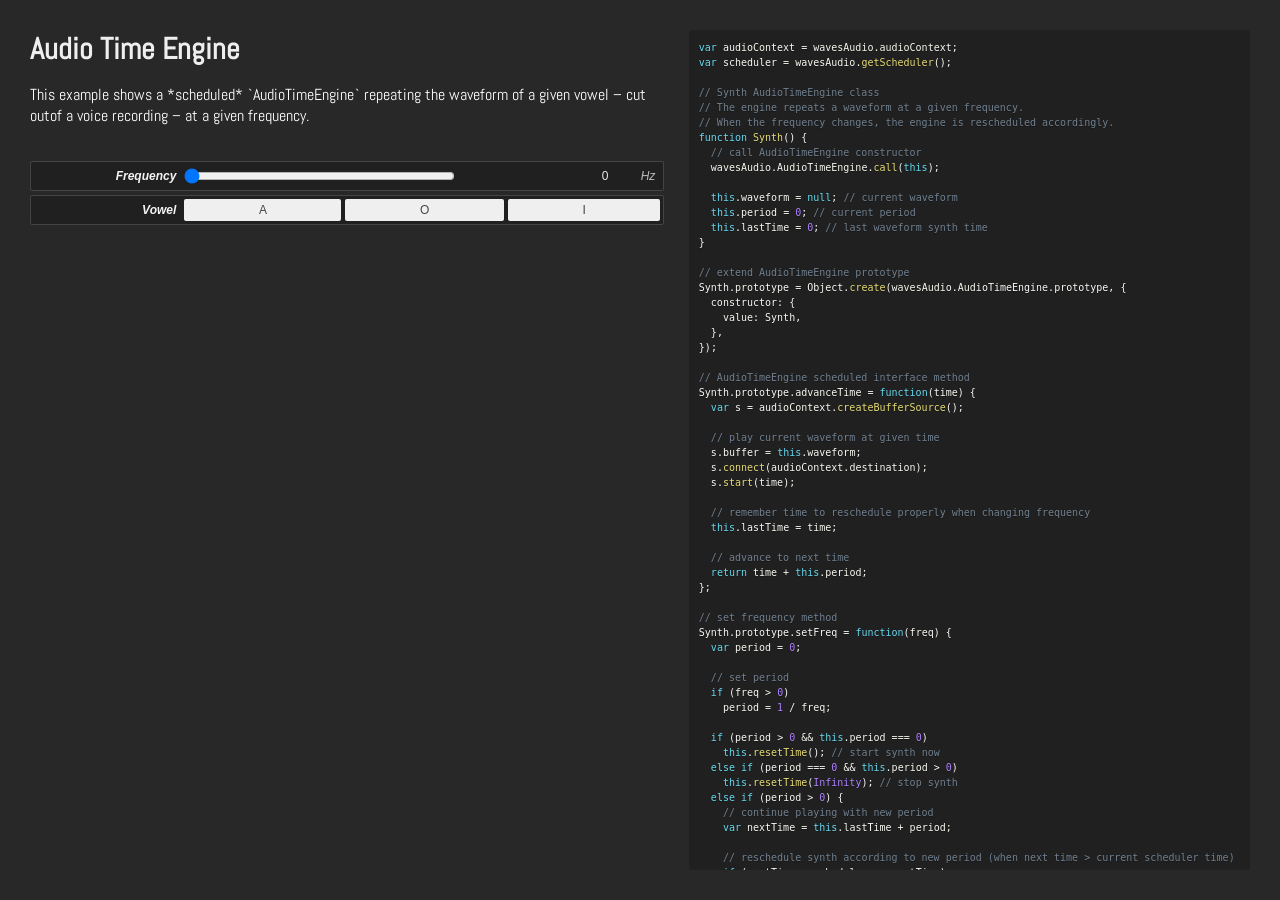
<file: examples/audio-time-engine.html>
<!DOCTYPE html>
<head>
  <meta charset="utf-8">
  <title>waves-audio | Audio Time Engine Example</title>
  <link href='//fonts.googleapis.com/css?family=Abel' rel='stylesheet' type='text/css'>
  <link rel="stylesheet" href="./assets/common.css" />
  <link rel="stylesheet" href="./assets/prism.css" />

  <script src="./assets/waves-audio.umd.js"></script>
  <script src="./assets/waves-loaders.min.js"></script>
  <script src="./assets/waves-basic-controllers.umd.js"></script>
  <script src="./assets/prism.js"></script>
  <script>
    wavesBasicControllers.setTheme('dark');
  </script>
</head>
<html>
<body>
    <section>
    <h2>Audio Time Engine</h2>
    <p>This example shows a *scheduled* `AudioTimeEngine` repeating the waveform of a given vowel – cut outof a voice recording – at a given frequency.</p>
    <div class="controls" id="controls-container"></div>
    <script rel="controls-container">
// ---------/\---------
(function() {
// ---------\/---------
var audioContext = wavesAudio.audioContext;
var scheduler = wavesAudio.getScheduler();
// ---------/\---------
var containerId = '#controls-container';
// ---------\/---------

// Synth AudioTimeEngine class
// The engine repeats a waveform at a given frequency.
// When the frequency changes, the engine is rescheduled accordingly.
function Synth() {
  // call AudioTimeEngine constructor
  wavesAudio.AudioTimeEngine.call(this);

  this.waveform = null; // current waveform
  this.period = 0; // current period
  this.lastTime = 0; // last waveform synth time
}

// extend AudioTimeEngine prototype
Synth.prototype = Object.create(wavesAudio.AudioTimeEngine.prototype, {
  constructor: {
    value: Synth,
  },
});

// AudioTimeEngine scheduled interface method
Synth.prototype.advanceTime = function(time) {
  var s = audioContext.createBufferSource();

  // play current waveform at given time
  s.buffer = this.waveform;
  s.connect(audioContext.destination);
  s.start(time);

  // remember time to reschedule properly when changing frequency
  this.lastTime = time;

  // advance to next time
  return time + this.period;
};

// set frequency method
Synth.prototype.setFreq = function(freq) {
  var period = 0;

  // set period
  if (freq > 0)
    period = 1 / freq;

  if (period > 0 && this.period === 0)
    this.resetTime(); // start synth now
  else if (period === 0 && this.period > 0)
    this.resetTime(Infinity); // stop synth
  else if (period > 0) {
    // continue playing with new period
    var nextTime = this.lastTime + period;

    // reschedule synth according to new period (when next time > current scheduler time)
    if (nextTime > scheduler.currentTime)
      this.resetTime(nextTime);
  }

  this.period = period;
};

// load three waveforms corresponding to the vowels 'A', I, and O
var files = [
  "./assets/wave-a.wav",
  "./assets/wave-o.wav",
  "./assets/wave-i.wav"
];

var loader = new wavesLoaders.AudioBufferLoader(); // instantiate loader
loader.load(files).then(function(loaded) {
  var waveforms = {}; // dict of loaded waveforms
  waveforms['A'] = loaded[0];
  waveforms['O'] = loaded[1];
  waveforms['I'] = loaded[2];

  // set current waveform of synth to 'A'
  var synth = new Synth(); // instantiate Synth AudioTimeEngine
  synth.waveform = waveforms['A'];
  scheduler.add(synth, Infinity);

  // create GUI elements
  new wavesBasicControllers.Slider("Frequency", 0, 250, 1, 0, "Hz", '', containerId, function(value) {
    synth.setFreq(value);
  });

  new wavesBasicControllers.Buttons("Vowel", ['A', 'O', 'I'], containerId, function(value) {
    synth.waveform = waveforms[value];
  });
});
// ---------/\---------
})();
// ---------\/---------
    </script>

    <script src="./assets/insert-code.js"></script>
</body>
</html>
</file>
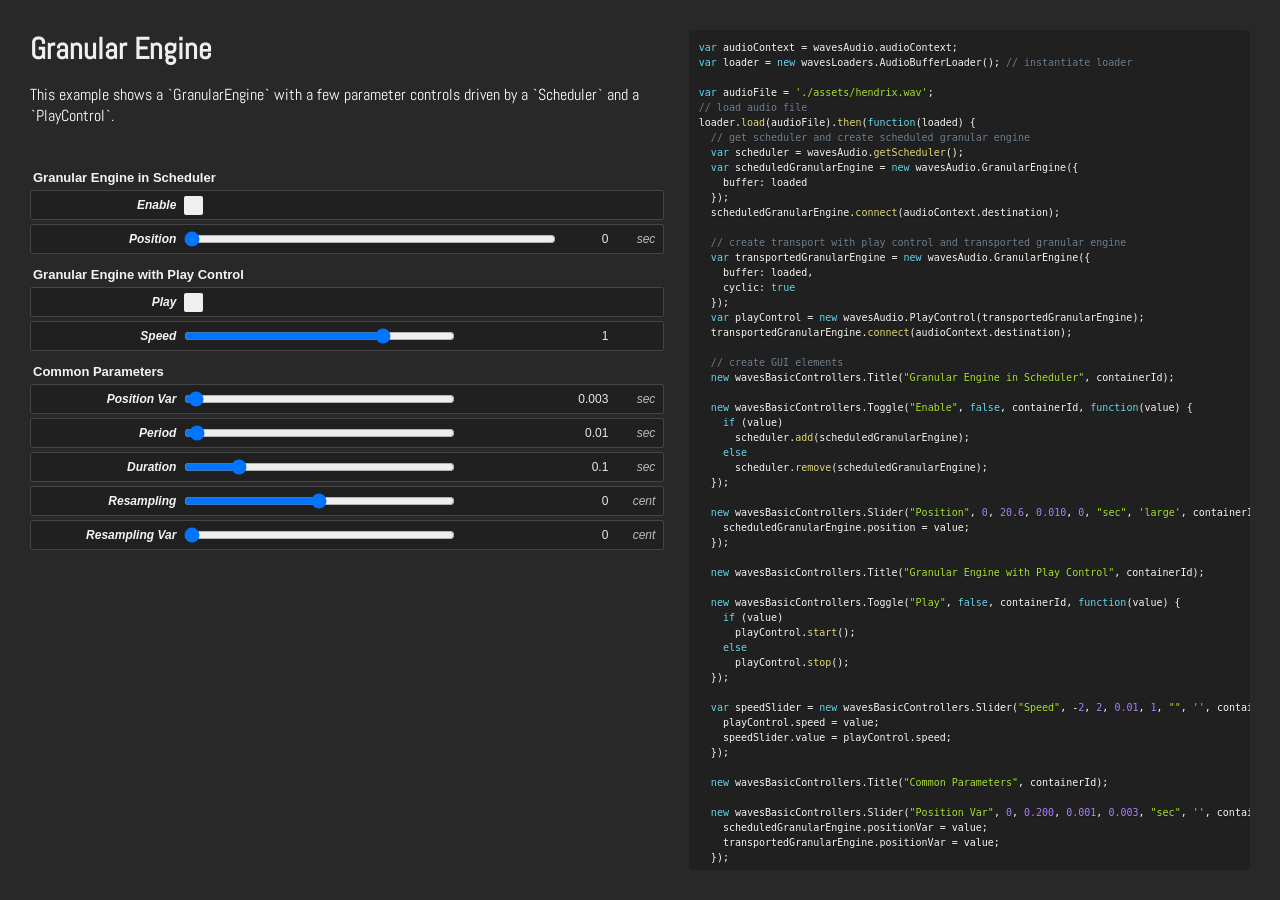
<file: examples/granular-engine.html>
<!DOCTYPE html>
<head>
  <meta charset="utf-8">
  <title>waves-audio | Granular Engine Example</title>
  <link href='//fonts.googleapis.com/css?family=Abel' rel='stylesheet' type='text/css'>
  <link rel="stylesheet" href="./assets/common.css" />
  <link rel="stylesheet" href="./assets/prism.css" />

  <script src="./assets/waves-audio.umd.js"></script>
  <script src="./assets/waves-loaders.min.js"></script>
  <script src="./assets/waves-basic-controllers.umd.js"></script>
  <script src="./assets/prism.js"></script>
  <script>
    wavesBasicControllers.setTheme('dark');
  </script>
</head>
<html>
<body>
    <section>
    <h2>Granular Engine</h2>
    <p>This example shows a `GranularEngine` with a few parameter controls driven by a `Scheduler` and a `PlayControl`.</p>
    <div class="controls" id="controls-container"></div>
    <script rel="controls-container">
// ---------/\---------
(function() {
// ---------\/---------
var audioContext = wavesAudio.audioContext;
var loader = new wavesLoaders.AudioBufferLoader(); // instantiate loader
// ---------/\---------
var containerId = '#controls-container';
// ---------\/---------
var audioFile = './assets/hendrix.wav';
// load audio file
loader.load(audioFile).then(function(loaded) {
  // get scheduler and create scheduled granular engine
  var scheduler = wavesAudio.getScheduler();
  var scheduledGranularEngine = new wavesAudio.GranularEngine({
    buffer: loaded
  });
  scheduledGranularEngine.connect(audioContext.destination);

  // create transport with play control and transported granular engine
  var transportedGranularEngine = new wavesAudio.GranularEngine({
    buffer: loaded,
    cyclic: true
  });
  var playControl = new wavesAudio.PlayControl(transportedGranularEngine);
  transportedGranularEngine.connect(audioContext.destination);

  // create GUI elements
  new wavesBasicControllers.Title("Granular Engine in Scheduler", containerId);

  new wavesBasicControllers.Toggle("Enable", false, containerId, function(value) {
    if (value)
      scheduler.add(scheduledGranularEngine);
    else
      scheduler.remove(scheduledGranularEngine);
  });

  new wavesBasicControllers.Slider("Position", 0, 20.6, 0.010, 0, "sec", 'large', containerId, function(value) {
    scheduledGranularEngine.position = value;
  });

  new wavesBasicControllers.Title("Granular Engine with Play Control", containerId);

  new wavesBasicControllers.Toggle("Play", false, containerId, function(value) {
    if (value)
      playControl.start();
    else
      playControl.stop();
  });

  var speedSlider = new wavesBasicControllers.Slider("Speed", -2, 2, 0.01, 1, "", '', containerId, function(value) {
    playControl.speed = value;
    speedSlider.value = playControl.speed;
  });

  new wavesBasicControllers.Title("Common Parameters", containerId);

  new wavesBasicControllers.Slider("Position Var", 0, 0.200, 0.001, 0.003, "sec", '', containerId, function(value) {
    scheduledGranularEngine.positionVar = value;
    transportedGranularEngine.positionVar = value;
  });

  new wavesBasicControllers.Slider("Period", 0.001, 0.500, 0.001, 0.010, "sec", '', containerId, function(value) {
    scheduledGranularEngine.periodAbs = value;
    transportedGranularEngine.periodAbs = value;
  });

  new wavesBasicControllers.Slider("Duration", 0.010, 0.500, 0.001, 0.100, "sec", '', containerId, function(value) {
    scheduledGranularEngine.durationAbs = value;
    transportedGranularEngine.durationAbs = value;
  });

  new wavesBasicControllers.Slider("Resampling", -2400, 2400, 1, 0, "cent", '', containerId, function(value) {
    scheduledGranularEngine.resampling = value;
    transportedGranularEngine.resampling = value;
  });

  new wavesBasicControllers.Slider("Resampling Var", 0, 1200, 1, 0, "cent", '', containerId, function(value) {
    scheduledGranularEngine.resamplingVar = value;
    transportedGranularEngine.resamplingVar = value;
  });

});
// ---------/\---------
})();
// ---------\/---------
    </script>

    <script src="./assets/insert-code.js"></script>
</body>
</html>
</file>
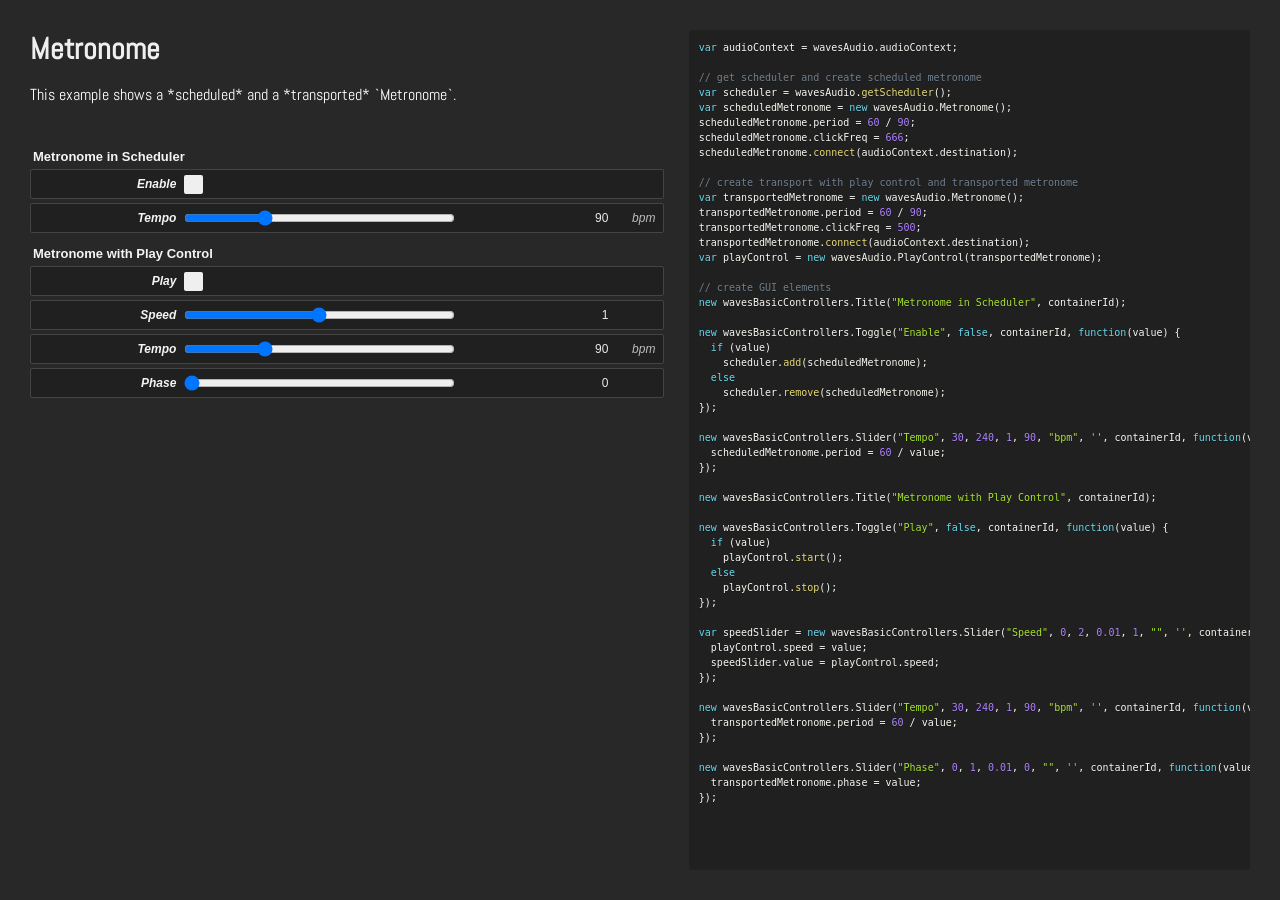
<file: examples/metronome.html>
<!DOCTYPE html>
<head>
  <meta charset="utf-8">
  <title>waves-audio | Metronome Example</title>
  <link href='//fonts.googleapis.com/css?family=Abel' rel='stylesheet' type='text/css'>
  <link rel="stylesheet" href="./assets/common.css" />
  <link rel="stylesheet" href="./assets/prism.css" />

  <script src="./assets/waves-audio.umd.js"></script>
  <script src="./assets/waves-loaders.min.js"></script>
  <script src="./assets/waves-basic-controllers.umd.js"></script>
  <script src="./assets/prism.js"></script>
  <script>
    wavesBasicControllers.setTheme('dark');
  </script>
</head>
<html>
<body>
    <section>
    <h2>Metronome</h2>
    <p>This example shows a *scheduled* and a *transported* `Metronome`.</p>
    <div class="controls" id="controls-container"></div>
    <script rel="controls-container">
// ---------/\---------
(function() {
// ---------\/---------
var audioContext = wavesAudio.audioContext;
// ---------/\---------
var containerId = '#controls-container';
// ---------\/---------

// get scheduler and create scheduled metronome
var scheduler = wavesAudio.getScheduler();
var scheduledMetronome = new wavesAudio.Metronome();
scheduledMetronome.period = 60 / 90;
scheduledMetronome.clickFreq = 666;
scheduledMetronome.connect(audioContext.destination);

// create transport with play control and transported metronome
var transportedMetronome = new wavesAudio.Metronome();
transportedMetronome.period = 60 / 90;
transportedMetronome.clickFreq = 500;
transportedMetronome.connect(audioContext.destination);
var playControl = new wavesAudio.PlayControl(transportedMetronome);

// create GUI elements
new wavesBasicControllers.Title("Metronome in Scheduler", containerId);

new wavesBasicControllers.Toggle("Enable", false, containerId, function(value) {
  if (value)
    scheduler.add(scheduledMetronome);
  else
    scheduler.remove(scheduledMetronome);
});

new wavesBasicControllers.Slider("Tempo", 30, 240, 1, 90, "bpm", '', containerId, function(value) {
  scheduledMetronome.period = 60 / value;
});

new wavesBasicControllers.Title("Metronome with Play Control", containerId);

new wavesBasicControllers.Toggle("Play", false, containerId, function(value) {
  if (value)
    playControl.start();
  else
    playControl.stop();
});

var speedSlider = new wavesBasicControllers.Slider("Speed", 0, 2, 0.01, 1, "", '', containerId, function(value) {
  playControl.speed = value;
  speedSlider.value = playControl.speed;
});

new wavesBasicControllers.Slider("Tempo", 30, 240, 1, 90, "bpm", '', containerId, function(value) {
  transportedMetronome.period = 60 / value;
});

new wavesBasicControllers.Slider("Phase", 0, 1, 0.01, 0, "", '', containerId, function(value) {
  transportedMetronome.phase = value;
});
// ---------/\---------
})();
// ---------\/---------
    </script>

    <script src="./assets/insert-code.js"></script>
</body>
</html>
</file>
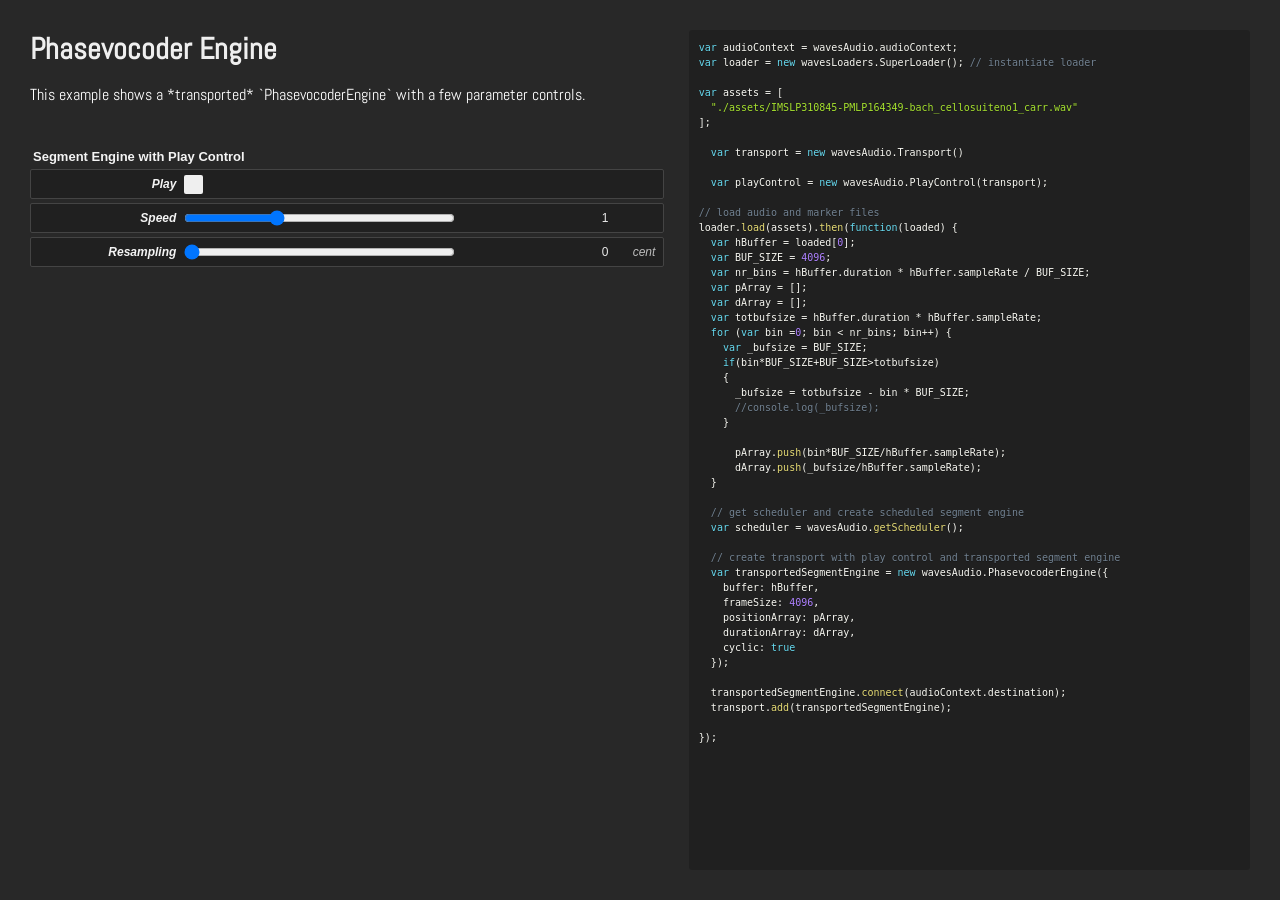
<file: examples/phasevocoder-engine.html>
<!DOCTYPE html>
<head>
  <meta charset="utf-8">
  <title>waves-audio | Phasevocoder Engine Example</title>
  <link href='//fonts.googleapis.com/css?family=Abel' rel='stylesheet' type='text/css'>
  <link rel="stylesheet" href="./assets/common.css" />
  <link rel="stylesheet" href="./assets/prism.css" />

  <script src="./assets/waves-audio.umd.js"></script>
  <script src="./assets/waves-loaders.min.js"></script>
  <script src="./assets/waves-basic-controllers.umd.js"></script>
  <script src="./assets/prism.js"></script>
  <script>
    wavesBasicControllers.setTheme('dark');
  </script>
</head>
<html>
<body>
    <section>
    <h2>Phasevocoder Engine</h2>
    <p>This example shows a *transported* `PhasevocoderEngine` with a few parameter controls.</p>
    <div class="controls" id="controls-container"></div>
    <script rel="controls-container">
// ---------/\---------
(function() {
// ---------\/---------
var audioContext = wavesAudio.audioContext;
var loader = new wavesLoaders.SuperLoader(); // instantiate loader
// ---------/\---------
var containerId = '#controls-container';
// ---------\/---------

var assets = [
  "./assets/IMSLP310845-PMLP164349-bach_cellosuiteno1_carr.wav"
];

  var transport = new wavesAudio.Transport()

  var playControl = new wavesAudio.PlayControl(transport);

// load audio and marker files
loader.load(assets).then(function(loaded) {
  var hBuffer = loaded[0];
  var BUF_SIZE = 4096;
  var nr_bins = hBuffer.duration * hBuffer.sampleRate / BUF_SIZE;
  var pArray = [];
  var dArray = [];
  var totbufsize = hBuffer.duration * hBuffer.sampleRate;
  for (var bin =0; bin < nr_bins; bin++) {
    var _bufsize = BUF_SIZE;
    if(bin*BUF_SIZE+BUF_SIZE>totbufsize)
    {
      _bufsize = totbufsize - bin * BUF_SIZE;
      //console.log(_bufsize);
    }  

      pArray.push(bin*BUF_SIZE/hBuffer.sampleRate);
      dArray.push(_bufsize/hBuffer.sampleRate);
  }

  // get scheduler and create scheduled segment engine
  var scheduler = wavesAudio.getScheduler();
 
  // create transport with play control and transported segment engine
  var transportedSegmentEngine = new wavesAudio.PhasevocoderEngine({
    buffer: hBuffer,
    frameSize: 4096,
    positionArray: pArray,
    durationArray: dArray,
    cyclic: true
  });
  
  transportedSegmentEngine.connect(audioContext.destination);
  transport.add(transportedSegmentEngine);
  // ---------/\---------
  // create GUI elements
 
  new wavesBasicControllers.Title("Segment Engine with Play Control", containerId);

  new wavesBasicControllers.Toggle("Play", false, containerId, function(value) {
    if (value)
      playControl.start();
    else
      playControl.stop();
  });

  var speedSlider = new wavesBasicControllers.Slider("Speed", 0.25, 2.5, 0.00001, 1.0000, "", '', containerId, function(value) {
    playControl.speed = value;
    speedSlider.value = playControl.speed;

    transportedSegmentEngine.durationRel = Math.pow(2, resamplingSlider.value / 600) * (1.000 / value);
    transportedSegmentEngine.stretchFactor = Math.pow(2, resamplingSlider.value / 1200) * (1.000 / value);
  });

  var resamplingSlider = new wavesBasicControllers.Slider("Resampling", 0, 1200, 0.1000, 0, "cent", '', containerId, function(value) {
    transportedSegmentEngine.resampling = value;
    var div = (value/1200);
    transportedSegmentEngine.durationRel =  Math.pow(2, value / 600) * (1.000/ speedSlider.value);
    transportedSegmentEngine.stretchFactor =  Math.pow(2, div) * (1.000 / speedSlider.value);
  });

// ---------\/---------
});
// ---------/\---------
})();
// ---------\/---------
    </script>

    <script src="./assets/insert-code.js"></script>
</body>
</html>
</file>
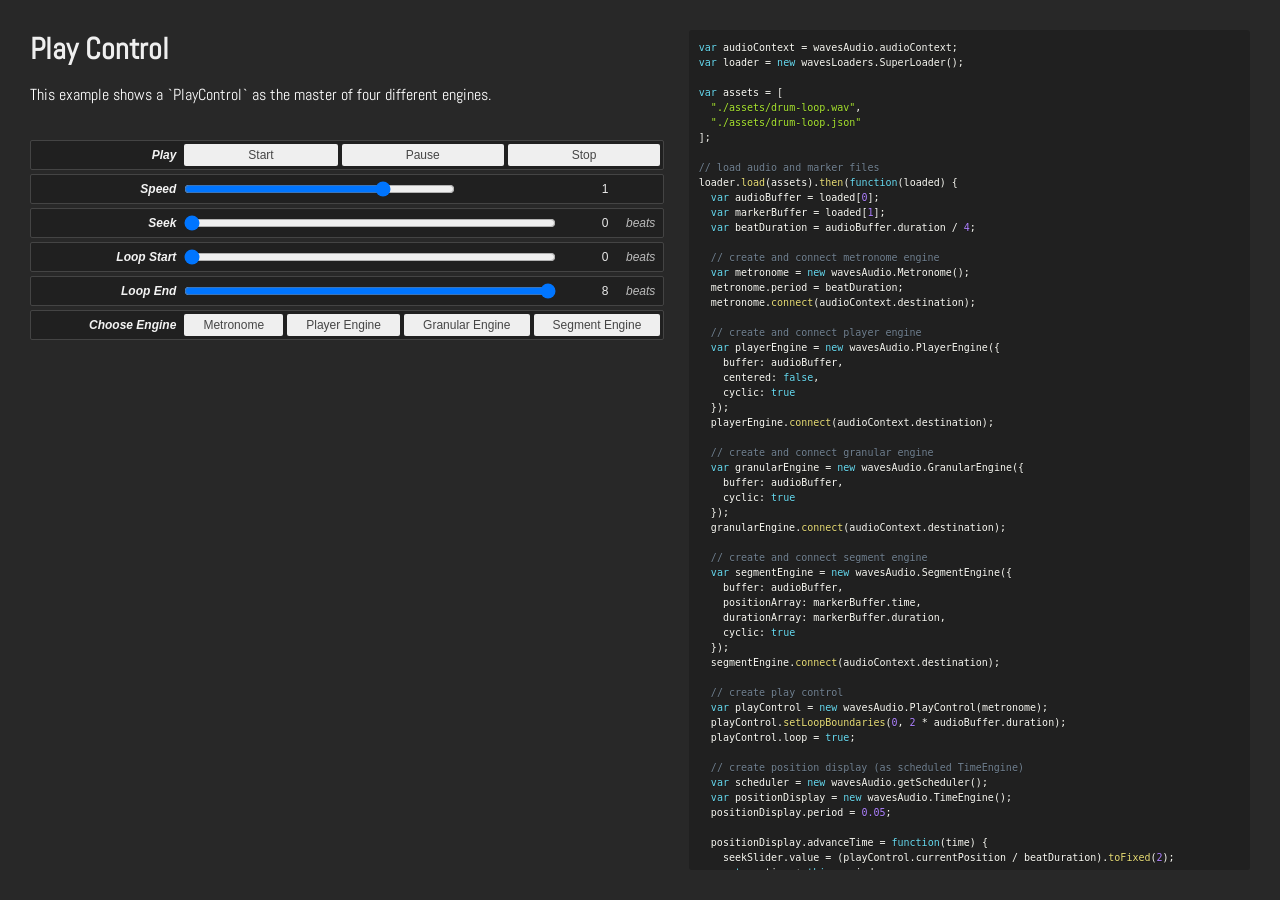
<file: examples/play-control.html>
<!DOCTYPE html>
<head>
  <meta charset="utf-8">
  <title>waves-audio | Play Control Example</title>
  <link href='//fonts.googleapis.com/css?family=Abel' rel='stylesheet' type='text/css'>
  <link rel="stylesheet" href="./assets/common.css" />
  <link rel="stylesheet" href="./assets/prism.css" />

  <script src="./assets/waves-audio.umd.js"></script>
  <script src="./assets/waves-loaders.min.js"></script>
  <script src="./assets/waves-basic-controllers.umd.js"></script>
  <script src="./assets/prism.js"></script>
  <script>
    wavesBasicControllers.setTheme('dark');
  </script>
</head>
<html>
<body>
    <section>
    <h2>Play Control</h2>
    <p>This example shows a `PlayControl` as the master of four different engines.</p>
    <div class="controls" id="controls-container"></div>
    <script rel="controls-container">
// ---------/\---------
(function() {
// ---------\/---------
var audioContext = wavesAudio.audioContext;
var loader = new wavesLoaders.SuperLoader();
// ---------/\---------
var containerId = '#controls-container';
// ---------\/---------
var assets = [
  "./assets/drum-loop.wav",
  "./assets/drum-loop.json"
];

// load audio and marker files
loader.load(assets).then(function(loaded) {
  var audioBuffer = loaded[0];
  var markerBuffer = loaded[1];
  var beatDuration = audioBuffer.duration / 4;

  // create and connect metronome engine
  var metronome = new wavesAudio.Metronome();
  metronome.period = beatDuration;
  metronome.connect(audioContext.destination);

  // create and connect player engine
  var playerEngine = new wavesAudio.PlayerEngine({
    buffer: audioBuffer,
    centered: false,
    cyclic: true
  });
  playerEngine.connect(audioContext.destination);

  // create and connect granular engine
  var granularEngine = new wavesAudio.GranularEngine({
    buffer: audioBuffer,
    cyclic: true
  });
  granularEngine.connect(audioContext.destination);

  // create and connect segment engine
  var segmentEngine = new wavesAudio.SegmentEngine({
    buffer: audioBuffer,
    positionArray: markerBuffer.time,
    durationArray: markerBuffer.duration,
    cyclic: true
  });
  segmentEngine.connect(audioContext.destination);

  // create play control
  var playControl = new wavesAudio.PlayControl(metronome);
  playControl.setLoopBoundaries(0, 2 * audioBuffer.duration);
  playControl.loop = true;

  // create position display (as scheduled TimeEngine)
  var scheduler = new wavesAudio.getScheduler();
  var positionDisplay = new wavesAudio.TimeEngine();
  positionDisplay.period = 0.05;

  positionDisplay.advanceTime = function(time) {
    seekSlider.value = (playControl.currentPosition / beatDuration).toFixed(2);
    return time + this.period;
  };

  // create GUI elements
  new wavesBasicControllers.Buttons("Play", ['Start', 'Pause', 'Stop'], containerId, function(value) {
    switch (value) {
      case 'Start':
        playControl.start();
        if (positionDisplay.master === null)
          scheduler.add(positionDisplay);
        break;

      case 'Pause':
        playControl.pause();
        if (positionDisplay.master !== null)
          scheduler.remove(positionDisplay);
        break;

      case 'Stop':
        playControl.stop();
        if (positionDisplay.master !== null)
          scheduler.remove(positionDisplay);
        break;
    }
  });

  var speedSlider = new wavesBasicControllers.Slider("Speed", -2, 2, 0.01, 1, "", '', containerId, function(value) {
    playControl.speed = value;
    speedSlider.value = playControl.speed;
  });

  var seekSlider = new wavesBasicControllers.Slider("Seek", 0, 8, 0.125, 0, "beats", 'large', containerId, function(value) {
    playControl.seek(value * beatDuration);
  });

  new wavesBasicControllers.Slider("Loop Start", 0, 8, 0.25, 0, "beats", 'large', containerId, function(value) {
    playControl.loopStart = value * beatDuration;
  });

  new wavesBasicControllers.Slider("Loop End", 0, 8, 0.25, 8, "beats", 'large', containerId, function(value) {
    playControl.loopEnd = value * beatDuration;
  });

  new wavesBasicControllers.Buttons("Choose Engine", ['Metronome', 'Player Engine', 'Granular Engine', 'Segment Engine'], containerId, function(value) {
    switch (value) {
      case 'Metronome':
        playControl.set(metronome);
        break;

      case 'Player Engine':
        playControl.set(playerEngine);
        break;

      case 'Granular Engine':
        playControl.set(granularEngine);
        break;

      case 'Segment Engine':
        playControl.set(segmentEngine);
        break;
    }
  });
});
// ---------/\---------
})();
// ---------\/---------
    </script>

    <script src="./assets/insert-code.js"></script>
</body>
</html>
</file>
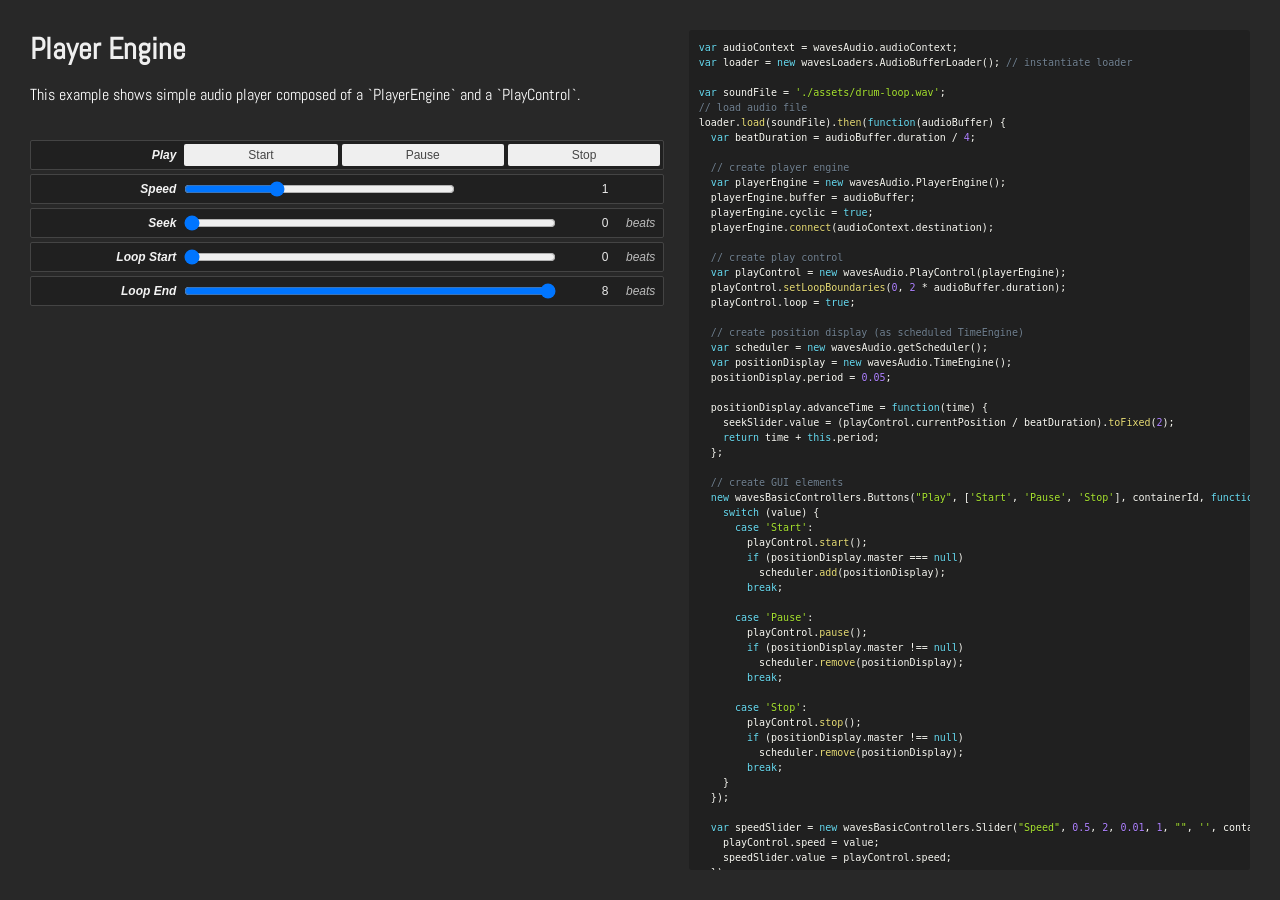
<file: examples/player-engine.html>
<!DOCTYPE html>
<head>
  <meta charset="utf-8">
  <title>waves-audio | Player Engine Example</title>
  <link href='//fonts.googleapis.com/css?family=Abel' rel='stylesheet' type='text/css'>
  <link rel="stylesheet" href="./assets/common.css" />
  <link rel="stylesheet" href="./assets/prism.css" />

  <script src="./assets/waves-audio.umd.js"></script>
  <script src="./assets/waves-loaders.min.js"></script>
  <script src="./assets/waves-basic-controllers.umd.js"></script>
  <script src="./assets/prism.js"></script>
  <script>
    wavesBasicControllers.setTheme('dark');
  </script>
</head>
<html>
<body>
    <section>
    <h2>Player Engine</h2>
    <p>This example shows simple audio player composed of a `PlayerEngine` and a `PlayControl`.</p>
    <div class="controls" id="controls-container"></div>
    <script rel="controls-container">
// ---------/\---------
(function() {
// ---------\/---------
var audioContext = wavesAudio.audioContext;
var loader = new wavesLoaders.AudioBufferLoader(); // instantiate loader
// ---------/\---------
var containerId = '#controls-container';
// ---------\/---------
var soundFile = './assets/drum-loop.wav';
// load audio file
loader.load(soundFile).then(function(audioBuffer) {
  var beatDuration = audioBuffer.duration / 4;

  // create player engine
  var playerEngine = new wavesAudio.PlayerEngine();
  playerEngine.buffer = audioBuffer;
  playerEngine.cyclic = true;
  playerEngine.connect(audioContext.destination);

  // create play control
  var playControl = new wavesAudio.PlayControl(playerEngine);
  playControl.setLoopBoundaries(0, 2 * audioBuffer.duration);
  playControl.loop = true;

  // create position display (as scheduled TimeEngine)
  var scheduler = new wavesAudio.getScheduler();
  var positionDisplay = new wavesAudio.TimeEngine();
  positionDisplay.period = 0.05;

  positionDisplay.advanceTime = function(time) {
    seekSlider.value = (playControl.currentPosition / beatDuration).toFixed(2);
    return time + this.period;
  };

  // create GUI elements
  new wavesBasicControllers.Buttons("Play", ['Start', 'Pause', 'Stop'], containerId, function(value) {
    switch (value) {
      case 'Start':
        playControl.start();
        if (positionDisplay.master === null)
          scheduler.add(positionDisplay);
        break;

      case 'Pause':
        playControl.pause();
        if (positionDisplay.master !== null)
          scheduler.remove(positionDisplay);
        break;

      case 'Stop':
        playControl.stop();
        if (positionDisplay.master !== null)
          scheduler.remove(positionDisplay);
        break;
    }
  });

  var speedSlider = new wavesBasicControllers.Slider("Speed", 0.5, 2, 0.01, 1, "", '', containerId, function(value) {
    playControl.speed = value;
    speedSlider.value = playControl.speed;
  });

  var seekSlider = new wavesBasicControllers.Slider("Seek", 0, 8, 0.125, 0, "beats", 'large', containerId, function(value) {
    playControl.seek(value * beatDuration);
  });

  new wavesBasicControllers.Slider("Loop Start", 0, 8, 0.25, 0, "beats", 'large', containerId, function(value) {
    playControl.loopStart = value * beatDuration;
  });

  new wavesBasicControllers.Slider("Loop End", 0, 8, 0.25, 8, "beats", 'large', containerId, function(value) {
    playControl.loopEnd = value * beatDuration;
  });
});
// ---------/\---------
})();
// ---------\/---------
    </script>

    <script src="./assets/insert-code.js"></script>
</body>
</html>
</file>
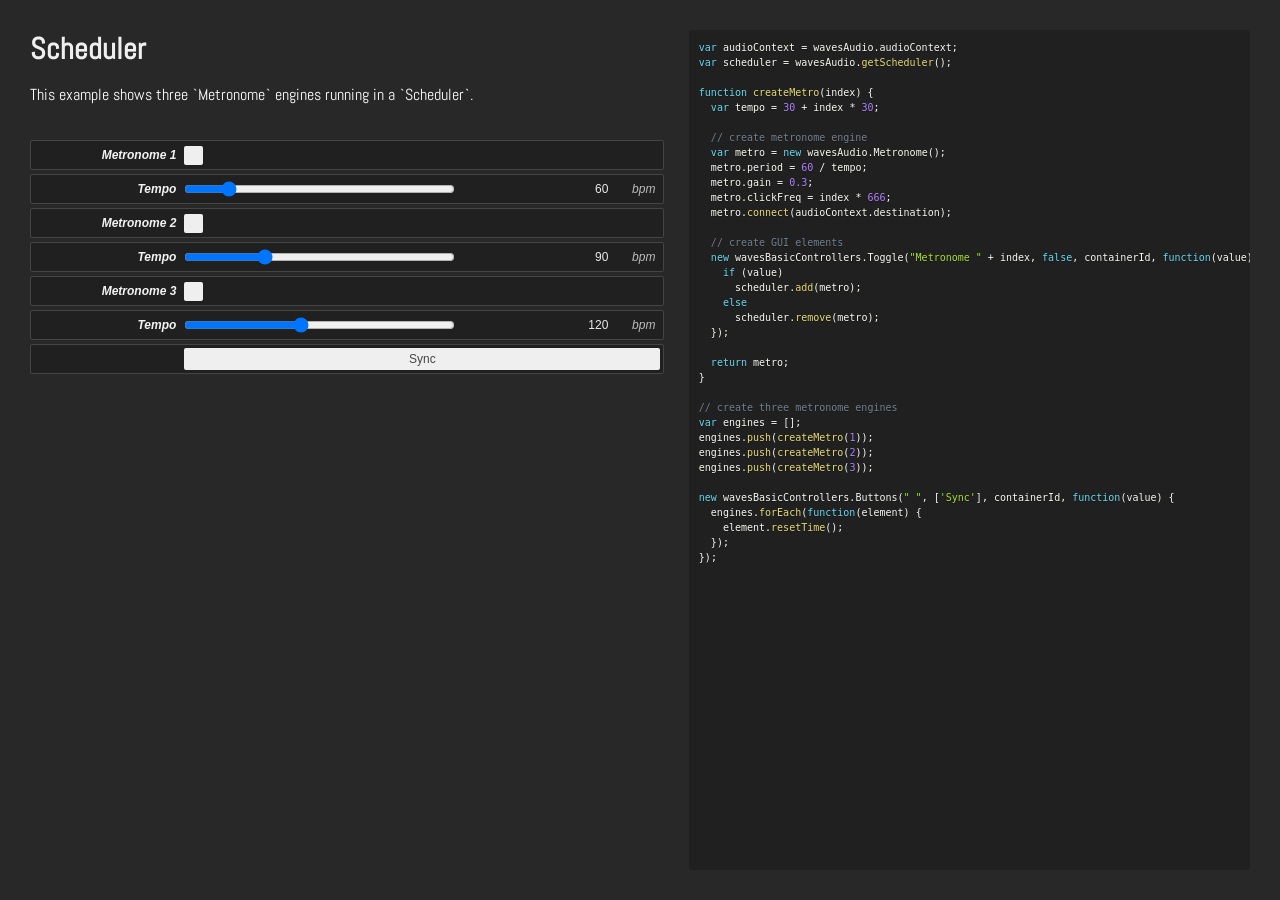
<file: examples/scheduler.html>
<!DOCTYPE html>
<head>
  <meta charset="utf-8">
  <title>waves-audio | Scheduler Example</title>
  <link href='//fonts.googleapis.com/css?family=Abel' rel='stylesheet' type='text/css'>
  <link rel="stylesheet" href="./assets/common.css" />
  <link rel="stylesheet" href="./assets/prism.css" />

  <script src="./assets/waves-audio.umd.js"></script>
  <script src="./assets/waves-loaders.min.js"></script>
  <script src="./assets/waves-basic-controllers.umd.js"></script>
  <script src="./assets/prism.js"></script>
  <script>
    wavesBasicControllers.setTheme('dark');
  </script>
</head>
<html>
<body>
  <section>
  <h2>Scheduler</h2>
  <p>This example shows three `Metronome` engines running in a `Scheduler`.</p>
  <div class="controls" id="controls-container"></div>
  <script rel="controls-container">
// ---------/\---------
(function() {
// ---------\/---------

var audioContext = wavesAudio.audioContext;
var scheduler = wavesAudio.getScheduler();
// ---------/\---------
var containerId = '#controls-container';
// ---------\/---------

function createMetro(index) {
  var tempo = 30 + index * 30;

  // create metronome engine
  var metro = new wavesAudio.Metronome();
  metro.period = 60 / tempo;
  metro.gain = 0.3;
  metro.clickFreq = index * 666;
  metro.connect(audioContext.destination);

  // create GUI elements
  new wavesBasicControllers.Toggle("Metronome " + index, false, containerId, function(value) {
    if (value)
      scheduler.add(metro);
    else
      scheduler.remove(metro);
  });
// ---------/\---------
  var tempoSlider = new wavesBasicControllers.Slider("Tempo", 30, 240, 1, tempo, "bpm", '', containerId, function(value) {
    metro.period = 60 / value;
  });
// ---------\/---------
  return metro;
}

// create three metronome engines
var engines = [];
engines.push(createMetro(1));
engines.push(createMetro(2));
engines.push(createMetro(3));

new wavesBasicControllers.Buttons("&nbsp;", ['Sync'], containerId, function(value) {
  engines.forEach(function(element) {
    element.resetTime();
  });
});
// ---------/\---------
})();
// ---------\/---------
  </script>

  <script src="./assets/insert-code.js"></script>
</body>
</html>
</file>
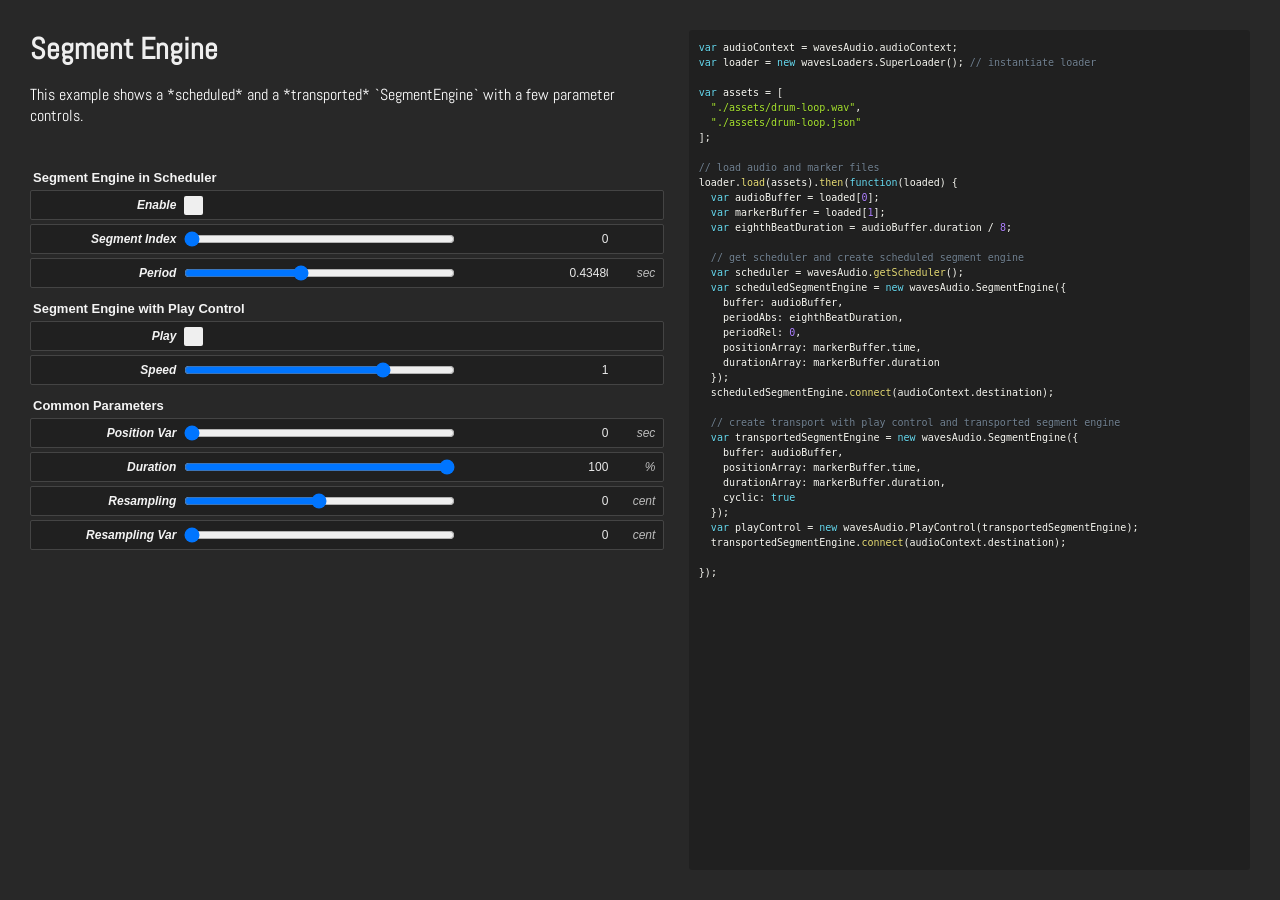
<file: examples/segment-engine.html>
<!DOCTYPE html>
<head>
  <meta charset="utf-8">
  <title>waves-audio | Segment Engine Example</title>
  <link href='//fonts.googleapis.com/css?family=Abel' rel='stylesheet' type='text/css'>
  <link rel="stylesheet" href="./assets/common.css" />
  <link rel="stylesheet" href="./assets/prism.css" />

  <script src="./assets/waves-audio.umd.js"></script>
  <script src="./assets/waves-loaders.min.js"></script>
  <script src="./assets/waves-basic-controllers.umd.js"></script>
  <script src="./assets/prism.js"></script>
  <script>
    wavesBasicControllers.setTheme('dark');
  </script>
</head>
<html>
<body>
    <section>
    <h2>Segment Engine</h2>
    <p>This example shows a *scheduled* and a *transported* `SegmentEngine` with a few parameter controls.</p>
    <div class="controls" id="controls-container"></div>
    <script rel="controls-container">
// ---------/\---------
(function() {
// ---------\/---------
var audioContext = wavesAudio.audioContext;
var loader = new wavesLoaders.SuperLoader(); // instantiate loader
// ---------/\---------
var containerId = '#controls-container';
// ---------\/---------

var assets = [
  "./assets/drum-loop.wav",
  "./assets/drum-loop.json"
];

// load audio and marker files
loader.load(assets).then(function(loaded) {
  var audioBuffer = loaded[0];
  var markerBuffer = loaded[1];
  var eighthBeatDuration = audioBuffer.duration / 8;

  // get scheduler and create scheduled segment engine
  var scheduler = wavesAudio.getScheduler();
  var scheduledSegmentEngine = new wavesAudio.SegmentEngine({
    buffer: audioBuffer,
    periodAbs: eighthBeatDuration,
    periodRel: 0,
    positionArray: markerBuffer.time,
    durationArray: markerBuffer.duration
  });
  scheduledSegmentEngine.connect(audioContext.destination);

  // create transport with play control and transported segment engine
  var transportedSegmentEngine = new wavesAudio.SegmentEngine({
    buffer: audioBuffer,
    positionArray: markerBuffer.time,
    durationArray: markerBuffer.duration,
    cyclic: true
  });
  var playControl = new wavesAudio.PlayControl(transportedSegmentEngine);
  transportedSegmentEngine.connect(audioContext.destination);

// ---------/\---------
  // create GUI elements
  new wavesBasicControllers.Title("Segment Engine in Scheduler", containerId);

  new wavesBasicControllers.Toggle("Enable", false, containerId, function(value) {
    if (value)
      scheduler.add(scheduledSegmentEngine);
    else
      scheduler.remove(scheduledSegmentEngine);
  });

  new wavesBasicControllers.Slider("Segment Index", 0, 16, 1, 0, "", '', containerId, function(value) {
    scheduledSegmentEngine.segmentIndex = value;
  });

  new wavesBasicControllers.Slider("Period", 0.010, 1.000, 0.001, eighthBeatDuration, "sec", '', containerId, function(value) {
    scheduledSegmentEngine.periodAbs = value;
  });

  new wavesBasicControllers.Title("Segment Engine with Play Control", containerId);

  new wavesBasicControllers.Toggle("Play", false, containerId, function(value) {
    if (value)
      playControl.start();
    else
      playControl.stop();
  });

  var speedSlider = new wavesBasicControllers.Slider("Speed", -2, 2, 0.01, 1, "", '', containerId, function(value) {
    playControl.speed = value;
    speedSlider.value = playControl.speed;
  });

  new wavesBasicControllers.Title("Common Parameters", containerId);

  new wavesBasicControllers.Slider("Position Var", 0, 0.050, 0.001, 0, "sec", '', containerId, function(value) {
    scheduledSegmentEngine.positionVar = transportedSegmentEngine.positionVar = value;
  });

  new wavesBasicControllers.Slider("Duration", 0, 100, 1, 100, "%", '', containerId, function(value) {
    scheduledSegmentEngine.durationRel = transportedSegmentEngine.durationRel = 0.01 * value;
  });

  new wavesBasicControllers.Slider("Resampling", -2400, 2400, 1, 0, "cent", '', containerId, function(value) {
    scheduledSegmentEngine.resampling = transportedSegmentEngine.resampling = value;
  });

  new wavesBasicControllers.Slider("Resampling Var", 0, 1200, 1, 0, "cent", '', containerId, function(value) {
    scheduledSegmentEngine.resamplingVar = transportedSegmentEngine.resamplingVar = value;
  });
// ---------\/---------
});
// ---------/\---------
})();
// ---------\/---------
    </script>

    <script src="./assets/insert-code.js"></script>
</body>
</html>
</file>
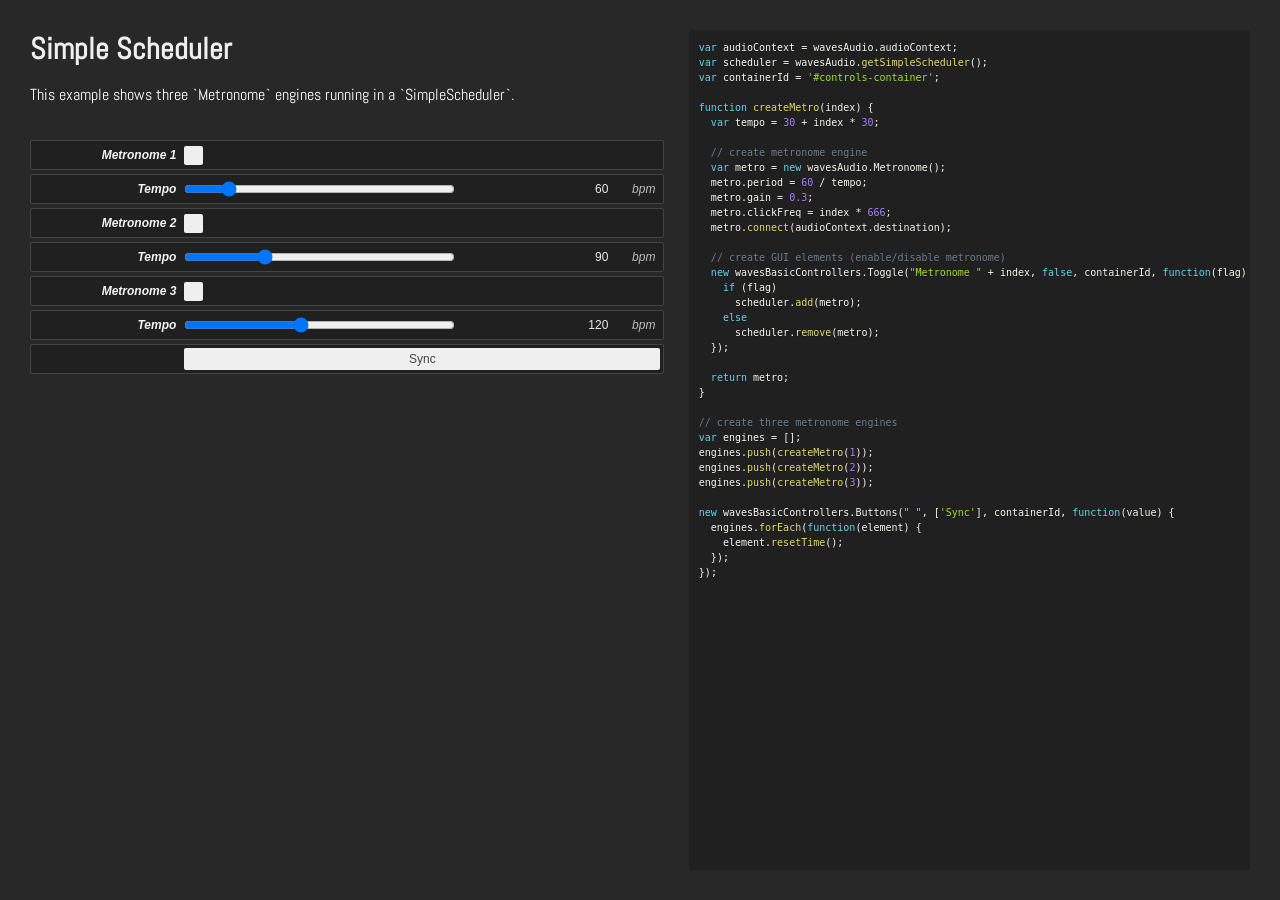
<file: examples/simple-scheduler.html>
<!DOCTYPE html>
<head>
  <meta charset="utf-8">
  <title>waves-audio | Simple Scheduler Example</title>
  <link href='//fonts.googleapis.com/css?family=Abel' rel='stylesheet' type='text/css'>
  <link rel="stylesheet" href="./assets/common.css" />
  <link rel="stylesheet" href="./assets/prism.css" />

  <script src="./assets/waves-audio.umd.js"></script>
  <script src="./assets/waves-loaders.min.js"></script>
  <script src="./assets/waves-basic-controllers.umd.js"></script>
  <script src="./assets/prism.js"></script>
  <script>
    wavesBasicControllers.setTheme('dark');
  </script>
</head>
<html>
<body>
    <section>
    <h2>Simple Scheduler</h2>
    <p>This example shows three `Metronome` engines running in a `SimpleScheduler`.</p>
    <div class="controls" id="controls-container"></div>
    <script rel="controls-container">
// ---------/\---------
(function() {
// ---------\/---------

var audioContext = wavesAudio.audioContext;
var scheduler = wavesAudio.getSimpleScheduler();
var containerId = '#controls-container';

function createMetro(index) {
  var tempo = 30 + index * 30;

  // create metronome engine
  var metro = new wavesAudio.Metronome();
  metro.period = 60 / tempo;
  metro.gain = 0.3;
  metro.clickFreq = index * 666;
  metro.connect(audioContext.destination);

  // create GUI elements (enable/disable metronome)
  new wavesBasicControllers.Toggle("Metronome " + index, false, containerId, function(flag) {
    if (flag)
      scheduler.add(metro);
    else
      scheduler.remove(metro);
  });
  // ---------/\---------
  var tempoSlider = new wavesBasicControllers.Slider("Tempo", 30, 240, 1, tempo, "bpm", '', containerId, function(value) {
    metro.period = 60 / value;
  });
  // ---------\/---------
  return metro;
}

// create three metronome engines
var engines = [];
engines.push(createMetro(1));
engines.push(createMetro(2));
engines.push(createMetro(3));

new wavesBasicControllers.Buttons("&nbsp;", ['Sync'], containerId, function(value) {
  engines.forEach(function(element) {
    element.resetTime();
  });
});
// ---------/\---------
})();
// ---------\/---------
    </script>

    <script src="./assets/insert-code.js"></script>
</body>
</html>
</file>
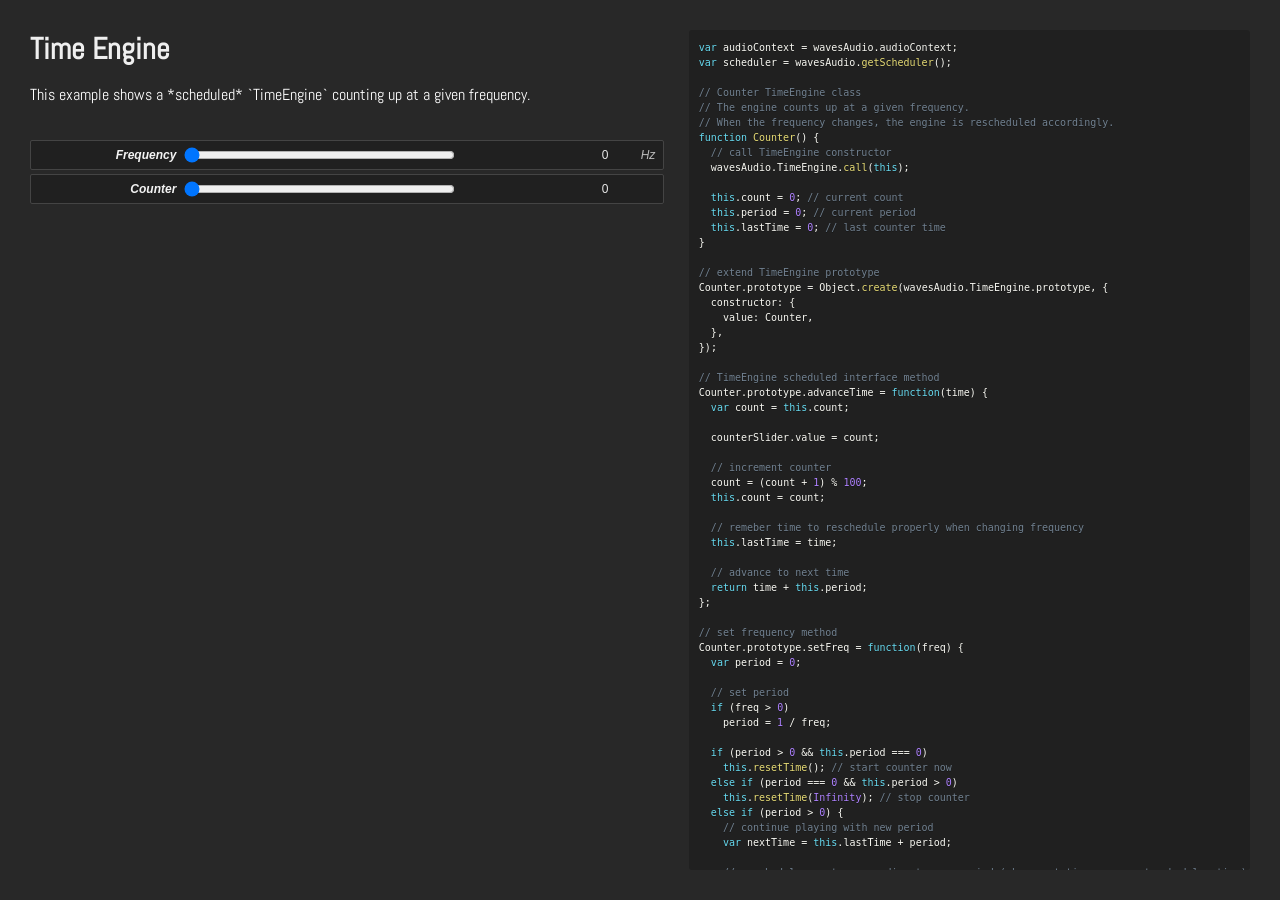
<file: examples/time-engine.html>
<!DOCTYPE html>
<head>
  <meta charset="utf-8">
  <title>waves-audio | Time Engine Example</title>
  <link href='//fonts.googleapis.com/css?family=Abel' rel='stylesheet' type='text/css'>
  <link rel="stylesheet" href="./assets/common.css" />
  <link rel="stylesheet" href="./assets/prism.css" />

  <script src="./assets/waves-audio.umd.js"></script>
  <script src="./assets/waves-loaders.min.js"></script>
  <script src="./assets/waves-basic-controllers.umd.js"></script>
  <script src="./assets/prism.js"></script>
  <script>
    wavesBasicControllers.setTheme('dark');
  </script>
</head>
<html>
<body>
    <section>
    <h2>Time Engine</h2>
    <p>This example shows a *scheduled* `TimeEngine` counting up at a given frequency.</p>
    <div class="controls" id="controls-container"></div>
    <script rel="controls-container">
// ---------/\---------
(function() {
// ---------\/---------
var audioContext = wavesAudio.audioContext;
var scheduler = wavesAudio.getScheduler();
// ---------/\---------
var containerId = '#controls-container';
// ---------\/---------

// Counter TimeEngine class
// The engine counts up at a given frequency.
// When the frequency changes, the engine is rescheduled accordingly.
function Counter() {
  // call TimeEngine constructor
  wavesAudio.TimeEngine.call(this);

  this.count = 0; // current count
  this.period = 0; // current period
  this.lastTime = 0; // last counter time
}

// extend TimeEngine prototype
Counter.prototype = Object.create(wavesAudio.TimeEngine.prototype, {
  constructor: {
    value: Counter,
  },
});

// TimeEngine scheduled interface method
Counter.prototype.advanceTime = function(time) {
  var count = this.count;

  counterSlider.value = count;

  // increment counter
  count = (count + 1) % 100;
  this.count = count;

  // remeber time to reschedule properly when changing frequency
  this.lastTime = time;

  // advance to next time
  return time + this.period;
};

// set frequency method
Counter.prototype.setFreq = function(freq) {
  var period = 0;

  // set period
  if (freq > 0)
    period = 1 / freq;

  if (period > 0 && this.period === 0)
    this.resetTime(); // start counter now
  else if (period === 0 && this.period > 0)
    this.resetTime(Infinity); // stop counter
  else if (period > 0) {
    // continue playing with new period
    var nextTime = this.lastTime + period;

    // reschedule counter according to new period (when next time > current scheduler time)
    if (nextTime > scheduler.currentTime)
      this.resetTime(nextTime);
  }

  this.period = period;
};

// create counter engine and add it to the scheduler without running it (i.e. at Infinity)
var counter = new Counter();
scheduler.add(counter, Infinity);

// ---------/\---------
// create GUI elements
new wavesBasicControllers.Slider("Frequency", 0, 250, 1, 0, "Hz", '', containerId, function(value) {
  counter.setFreq(value);
});

counterSlider = new wavesBasicControllers.Slider("Counter", 0, 99, 1, 0, "", '', containerId, function(value) {
  counter.count = value;
});
// ---------\/---------

// ---------/\---------
})();
// ---------\/---------
    </script>

    <script src="./assets/insert-code.js"></script>
</body>
</html>
</file>
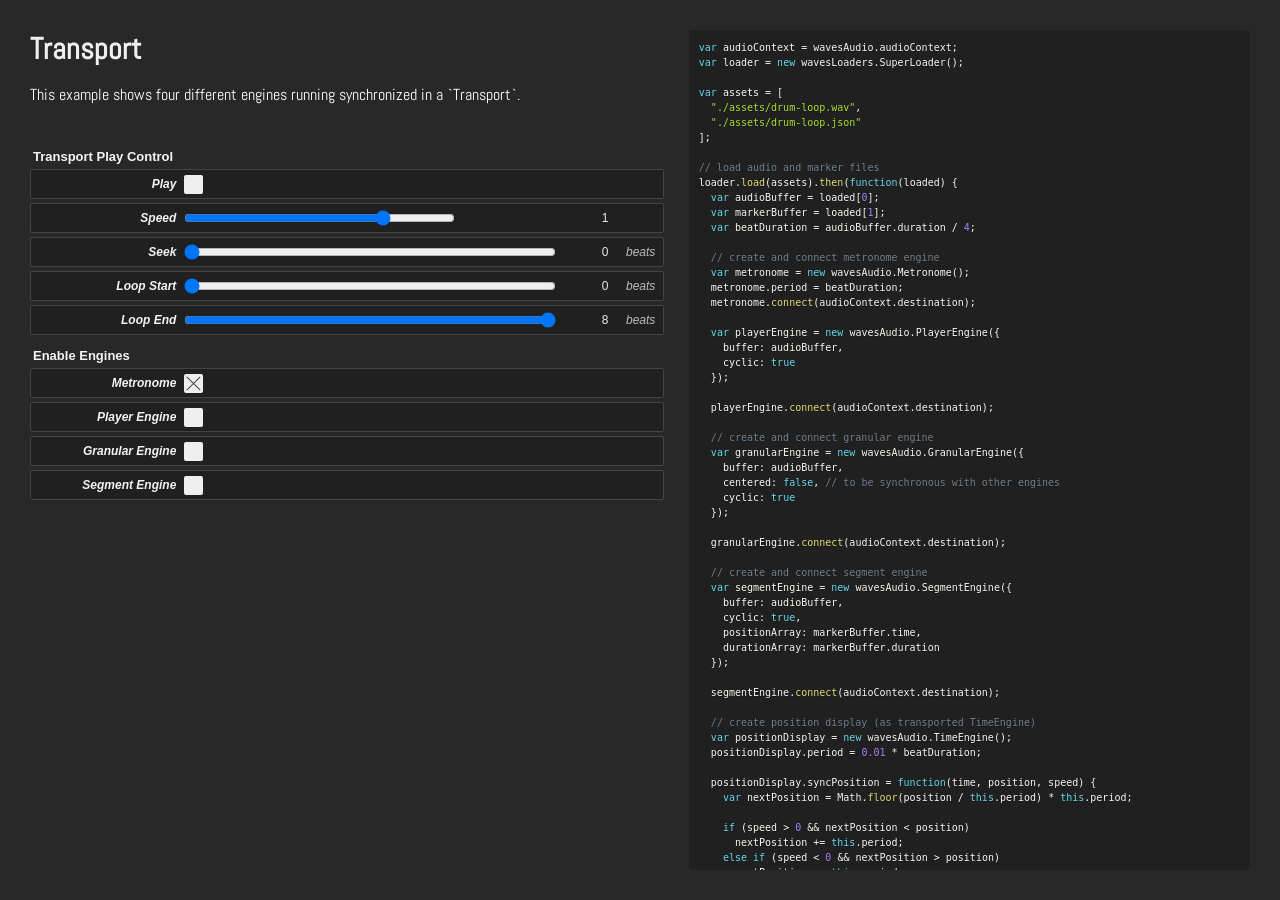
<file: examples/transport.html>
<!DOCTYPE html>
<head>
  <meta charset="utf-8">
  <title>waves-audio | Transport Example</title>
  <link href='//fonts.googleapis.com/css?family=Abel' rel='stylesheet' type='text/css'>
  <link rel="stylesheet" href="./assets/common.css" />
  <link rel="stylesheet" href="./assets/prism.css" />

  <script src="./assets/waves-audio.umd.js"></script>
  <script src="./assets/waves-loaders.min.js"></script>
  <script src="./assets/waves-basic-controllers.umd.js"></script>
  <script src="./assets/prism.js"></script>
  <script>
    wavesBasicControllers.setTheme('dark');
  </script>
</head>
<html>
<body>
    <section>
    <h2>Transport</h2>
    <p>This example shows four different engines running synchronized in a `Transport`.</p>
    <div class="controls" id="controls-container"></div>
    <script rel="controls-container">
// ---------/\---------
(function() {
// ---------\/---------

var audioContext = wavesAudio.audioContext;
var loader = new wavesLoaders.SuperLoader();
// ---------/\---------
var containerId = '#controls-container';
// ---------\/---------

var assets = [
  "./assets/drum-loop.wav",
  "./assets/drum-loop.json"
];

// load audio and marker files
loader.load(assets).then(function(loaded) {
  var audioBuffer = loaded[0];
  var markerBuffer = loaded[1];
  var beatDuration = audioBuffer.duration / 4;

  // create and connect metronome engine
  var metronome = new wavesAudio.Metronome();
  metronome.period = beatDuration;
  metronome.connect(audioContext.destination);

  var playerEngine = new wavesAudio.PlayerEngine({
    buffer: audioBuffer,
    cyclic: true
  });

  playerEngine.connect(audioContext.destination);

  // create and connect granular engine
  var granularEngine = new wavesAudio.GranularEngine({
    buffer: audioBuffer,
    centered: false, // to be synchronous with other engines
    cyclic: true
  });

  granularEngine.connect(audioContext.destination);

  // create and connect segment engine
  var segmentEngine = new wavesAudio.SegmentEngine({
    buffer: audioBuffer,
    cyclic: true,
    positionArray: markerBuffer.time,
    durationArray: markerBuffer.duration
  });

  segmentEngine.connect(audioContext.destination);

  // create position display (as transported TimeEngine)
  var positionDisplay = new wavesAudio.TimeEngine();
  positionDisplay.period = 0.01 * beatDuration;

  positionDisplay.syncPosition = function(time, position, speed) {
    var nextPosition = Math.floor(position / this.period) * this.period;

    if (speed > 0 && nextPosition < position)
      nextPosition += this.period;
    else if (speed < 0 && nextPosition > position)
      nextPosition -= this.period;

    return nextPosition;
  };

  positionDisplay.advancePosition = function(time, position, speed) {
    seekSlider.value = (playControl.currentPosition / beatDuration).toFixed(2);

    if (speed < 0)
      return position - this.period;

    return position + this.period;
  };


  // create transport and add engines
  var transport = new wavesAudio.Transport();
  transport.add(metronome);
  //transport.add(playerEngine);
  //transport.add(granularEngine);
  //transport.add(segmentEngine);
  transport.add(positionDisplay);

  // create play control
  var playControl = new wavesAudio.PlayControl(transport);
  playControl.setLoopBoundaries(0, 2 * audioBuffer.duration);
  playControl.loop = true;
// ---------/\---------
  // create GUI elements
  new wavesBasicControllers.Title("Transport Play Control", containerId);

  new wavesBasicControllers.Toggle("Play", false, containerId, function(value) {
    if (value)
      playControl.start();
    else
      playControl.stop();
  });

  var speedSlider = new wavesBasicControllers.Slider("Speed", -2, 2, 0.01, 1, "", '', containerId, function(value) {
    playControl.speed = value;
    speedSlider.value = playControl.speed;
  });

  var seekSlider = new wavesBasicControllers.Slider("Seek", 0, 8, 0.01, 0, "beats", 'large', containerId, function(value) {
    playControl.seek(value * beatDuration);
  });

  new wavesBasicControllers.Slider("Loop Start", 0, 8, 0.25, 0, "beats", 'large', containerId, function(value) {
    playControl.loopStart = value * beatDuration;
  });

  new wavesBasicControllers.Slider("Loop End", 0, 8, 0.25, 8, "beats", 'large', containerId, function(value) {
    playControl.loopEnd = value * beatDuration;
  });

  new wavesBasicControllers.Title("Enable Engines", containerId);

  new wavesBasicControllers.Toggle("Metronome", true, containerId, function(value) {
    if (value)
      transport.add(metronome);
    else
      transport.remove(metronome);
  });

  new wavesBasicControllers.Toggle("Player Engine", false, containerId, function(value) {
    if (value)
      transport.add(playerEngine);
    else
      transport.remove(playerEngine);
  });

  new wavesBasicControllers.Toggle("Granular Engine", false, containerId, function(value) {
    if (value)
      transport.add(granularEngine);
    else
      transport.remove(granularEngine);
  });

  new wavesBasicControllers.Toggle("Segment Engine", false, containerId, function(value) {
    if (value)
      transport.add(segmentEngine);
    else
      transport.remove(segmentEngine);
  });
// ---------\/---------
});
// ---------/\---------
})();
// ---------\/---------
    </script>

    <script src="./assets/insert-code.js"></script>
</body>
</html>
</file>
<file: examples/assets/common.css>
html {
  background-color: #282828;
}

body {
  margin: 0;
}

html {
  font-size: 62.5%;
  font-family: arial;
  height: 100%;
}

body {
  max-width: 1300px;
  padding: 30px;
  font-family: Abel;
  height: 100%;
  box-sizing: border-box;
}

:not(pre) > code[class*="language-"], pre[class*="language-"] {
  background-color: #202020 !important;
}

label.waves-basic-controllers {
  background-color: #202020 !important;
  border-color: #444444 !important;
}

label.waves-basic-controllers .legend {
  /*font-family: Abel !important;*/
  /*font-weight: normal !important;*/
}

label.waves-basic-controllers.dark.title {
  background: none !important;
}

.waves-basic-controllers.toggle .toggle-container {
  top: 2px !important;
}

h1 {
  margin: 30px 0 0 0;
  color: #ffffff;
  font-size: 3rem;
  font-style: italic;
}

section {
  overflow: auto;
  position: relative;
  height: 100%;
}

section h2 {
  font-family: Abel;
  color: #efefef;
  padding: 0;
  margin: 0 0 16px 0;
  font-size: 3rem;
}

section h2 a {
  color: inherit;
  text-decoration: none;
}

section p {
  color: white;
  font-size: 1.6rem;
  width: 52%;
}

section .controls {
  float: left;
  width: 52%;
  box-sizing: border-box;
  margin: 15px 0 0 0;
}

section pre {
  display: block;
  height: 100%;
  position: absolute;
  top: 0;
  right: 0;
  width: 46%;
  box-sizing: border-box;
  margin: 0 !important;
}

@media only screen and (max-width: 700px) {
  body, html, section, section pre {
    height: auto;
  }

  section .controls, section pre, section p {
    float: none;
    width: 100%;
    padding-right: 0;
    position: static;
  }

  section pre {
    margin-top: 40px !important;
  }
}
</file>
<file: examples/assets/prism.css>
/* http://prismjs.com/download.html?themes=prism-okaidia&languages=markup+css+clike+javascript */
/**
 * okaidia theme for JavaScript, CSS and HTML
 * Loosely based on Monokai textmate theme by http://www.monokai.nl/
 * @author ocodia
 */

code[class*="language-"],
pre[class*="language-"] {
	color: #f8f8f2;
	text-shadow: 0 1px rgba(0, 0, 0, 0.3);
	font-family: Consolas, Monaco, 'Andale Mono', 'Ubuntu Mono', monospace;
	direction: ltr;
	text-align: left;
	white-space: pre;
	word-spacing: normal;
	word-break: normal;
	line-height: 1.5;

	-moz-tab-size: 4;
	-o-tab-size: 4;
	tab-size: 4;

	-webkit-hyphens: none;
	-moz-hyphens: none;
	-ms-hyphens: none;
	hyphens: none;
}

/* Code blocks */
pre[class*="language-"] {
	padding: 1em;
	margin: .5em 0;
	overflow: auto;
	border-radius: 0.3em;
}

:not(pre) > code[class*="language-"],
pre[class*="language-"] {
	background: #272822;
}

/* Inline code */
:not(pre) > code[class*="language-"] {
	padding: .1em;
	border-radius: .3em;
}

.token.comment,
.token.prolog,
.token.doctype,
.token.cdata {
	color: slategray;
}

.token.punctuation {
	color: #f8f8f2;
}

.namespace {
	opacity: .7;
}

.token.property,
.token.tag,
.token.constant,
.token.symbol,
.token.deleted {
	color: #f92672;
}

.token.boolean,
.token.number {
	color: #ae81ff;
}

.token.selector,
.token.attr-name,
.token.string,
.token.char,
.token.builtin,
.token.inserted {
	color: #a6e22e;
}

.token.operator,
.token.entity,
.token.url,
.language-css .token.string,
.style .token.string,
.token.variable {
	color: #f8f8f2;
}

.token.atrule,
.token.attr-value,
.token.function {
	color: #e6db74;
}

.token.keyword {
	color: #66d9ef;
}

.token.regex,
.token.important {
	color: #fd971f;
}

.token.important,
.token.bold {
	font-weight: bold;
}
.token.italic {
	font-style: italic;
}

.token.entity {
	cursor: help;
}
</file>
